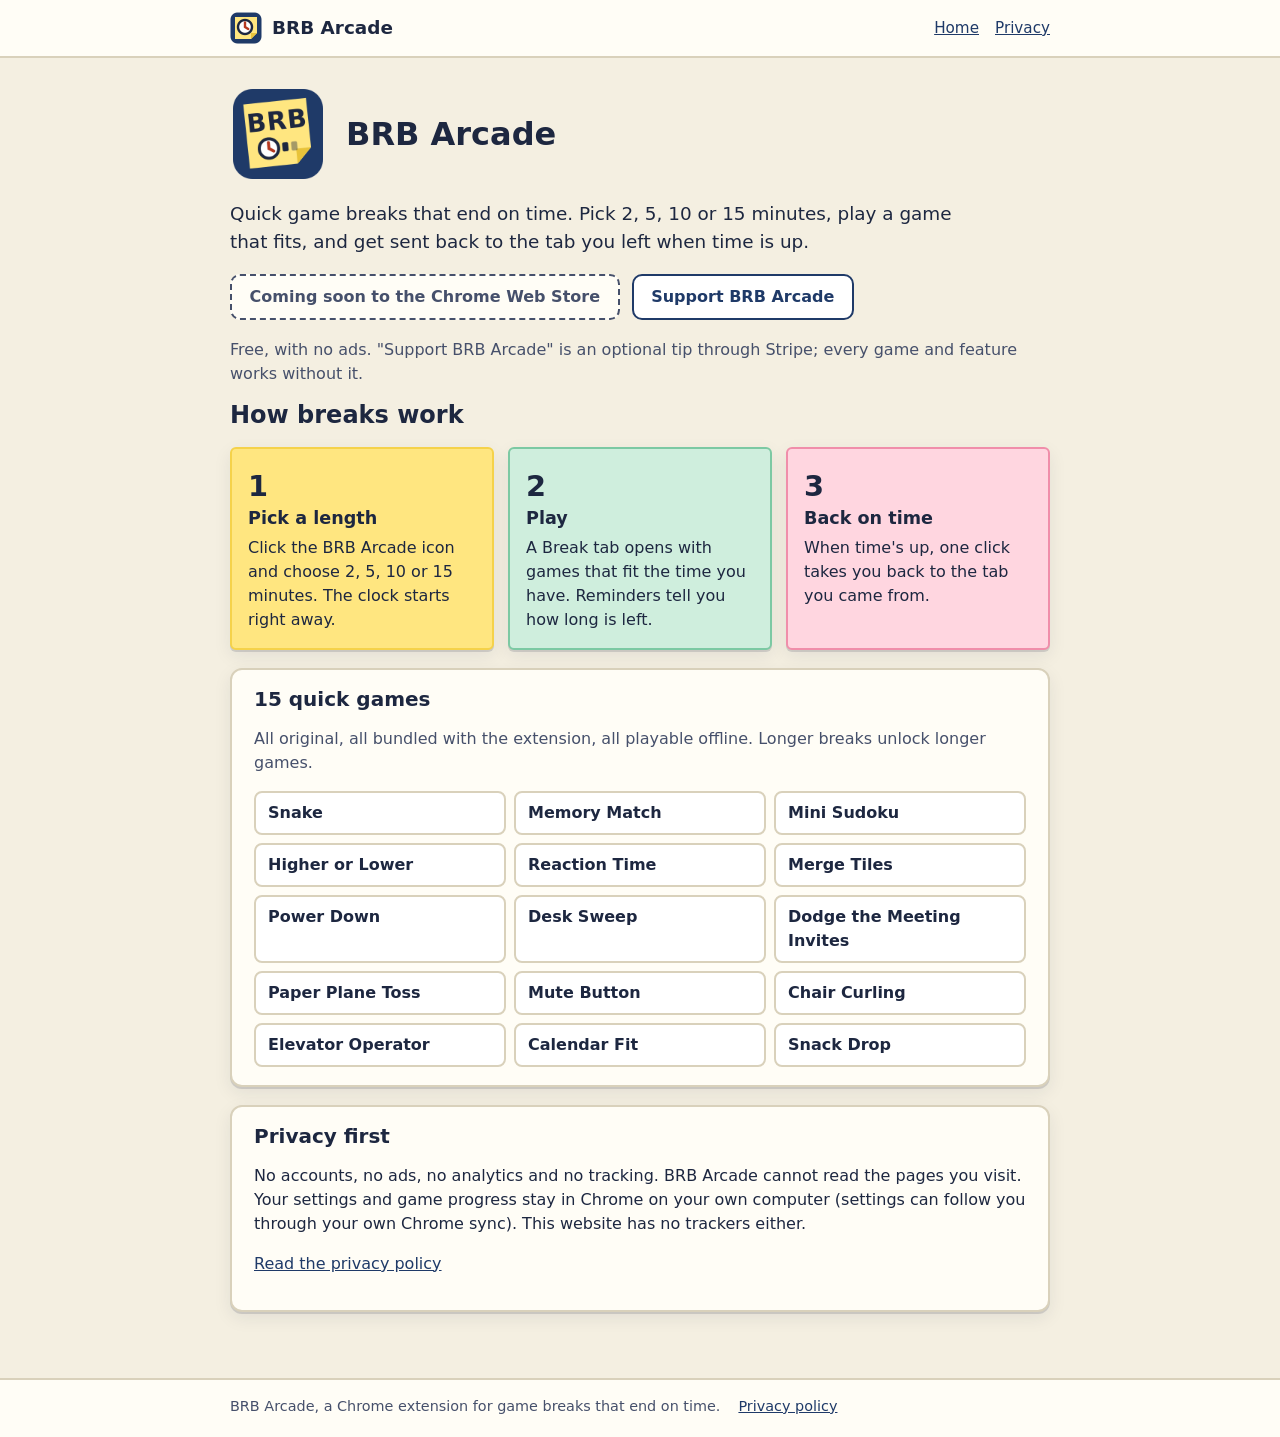
<file: index.html>
<!doctype html>
<html lang="en">
<head>
  <meta charset="utf-8">
  <meta name="viewport" content="width=device-width, initial-scale=1">
  <title>BRB Arcade: game breaks that end on time</title>
  <meta name="description" content="BRB Arcade is a Chrome extension for short game breaks. Pick 2, 5, 10 or 15 minutes, play, and get sent back to work on time.">
  <meta name="referrer" content="no-referrer">
  <link rel="icon" href="favicon.svg" type="image/svg+xml">
  <link rel="icon" href="favicon.png" type="image/png" sizes="32x32">
  <link rel="canonical" href="https://sutha-p.github.io/brb-arcade/">
  <link rel="stylesheet" href="style.css">
</head>
<body>
  <a class="skip" href="#main">Skip to content</a>
  <header class="site-head">
    <div class="wrap">
      <a class="brand" href="https://sutha-p.github.io/brb-arcade/"><img src="favicon.png" alt="" width="32" height="32">BRB Arcade</a>
      <nav class="site-nav" aria-label="Site">
        <a href="https://sutha-p.github.io/brb-arcade/">Home</a>
        <a href="https://sutha-p.github.io/brb-arcade/privacy.html">Privacy</a>
      </nav>
    </div>
  </header>
  <main id="main" class="wrap page">
    <section class="hero">
      <img src="icon128.png" alt="" width="96" height="96">
      <h1>BRB Arcade</h1>
    </section>
    <p class="lead">Quick game breaks that end on time. Pick 2, 5, 10 or 15 minutes, play a game that fits, and get sent back to the tab you left when time is up.</p>
    <div class="actions">
      <!-- TODO(Sutha): when the listing is live, change the next line to an a tag: class="btn btn-primary", href set to the listing URL, id="store-link", text "Add to Chrome". -->
      <span class="btn btn-primary btn-soon" id="store-link">Coming soon to the Chrome Web Store</span>
      <!-- Tip link: keep in step with DONATION_URL in the extension's js/lib/config.js (and SITE_TIP_URL in scripts/validate.mjs). -->
      <a class="btn" href="https://buy.stripe.com/14AeVf0GwaIegbDbyee7m00" id="tip-link" target="_blank" rel="noopener noreferrer">Support BRB Arcade</a>
    </div>
    <p class="muted">Free, with no ads. "Support BRB Arcade" is an optional tip through Stripe; every game and feature works without it.</p>

    <h2>How breaks work</h2>
    <ol class="steps">
      <li><h3>Pick a length</h3><p>Click the BRB Arcade icon and choose 2, 5, 10 or 15 minutes. The clock starts right away.</p></li>
      <li><h3>Play</h3><p>A Break tab opens with games that fit the time you have. Reminders tell you how long is left.</p></li>
      <li><h3>Back on time</h3><p>When time's up, one click takes you back to the tab you came from.</p></li>
    </ol>

    <section class="sheet" aria-labelledby="h-games">
      <h2 id="h-games">15 quick games</h2>
      <p class="muted">All original, all bundled with the extension, all playable offline. Longer breaks unlock longer games.</p>
      <ul class="games">
        <li>Snake</li>
        <li>Memory Match</li>
        <li>Mini Sudoku</li>
        <li>Higher or Lower</li>
        <li>Reaction Time</li>
        <li>Merge Tiles</li>
        <li>Power Down</li>
        <li>Desk Sweep</li>
        <li>Dodge the Meeting Invites</li>
        <li>Paper Plane Toss</li>
        <li>Mute Button</li>
        <li>Chair Curling</li>
        <li>Elevator Operator</li>
        <li>Calendar Fit</li>
        <li>Snack Drop</li>
      </ul>
    </section>

    <section class="sheet" aria-labelledby="h-privacy">
      <h2 id="h-privacy">Privacy first</h2>
      <p>No accounts, no ads, no analytics and no tracking. BRB Arcade cannot read the pages you visit. Your settings and game progress stay in Chrome on your own computer (settings can follow you through your own Chrome sync). This website has no trackers either.</p>
      <p><a href="https://sutha-p.github.io/brb-arcade/privacy.html">Read the privacy policy</a></p>
    </section>
  </main>
  <footer class="site-foot">
    <div class="wrap">
      <span class="muted">BRB Arcade, a Chrome extension for game breaks that end on time.</span>
      <a href="https://sutha-p.github.io/brb-arcade/privacy.html">Privacy policy</a>
    </div>
  </footer>
</body>
</html>
</file>
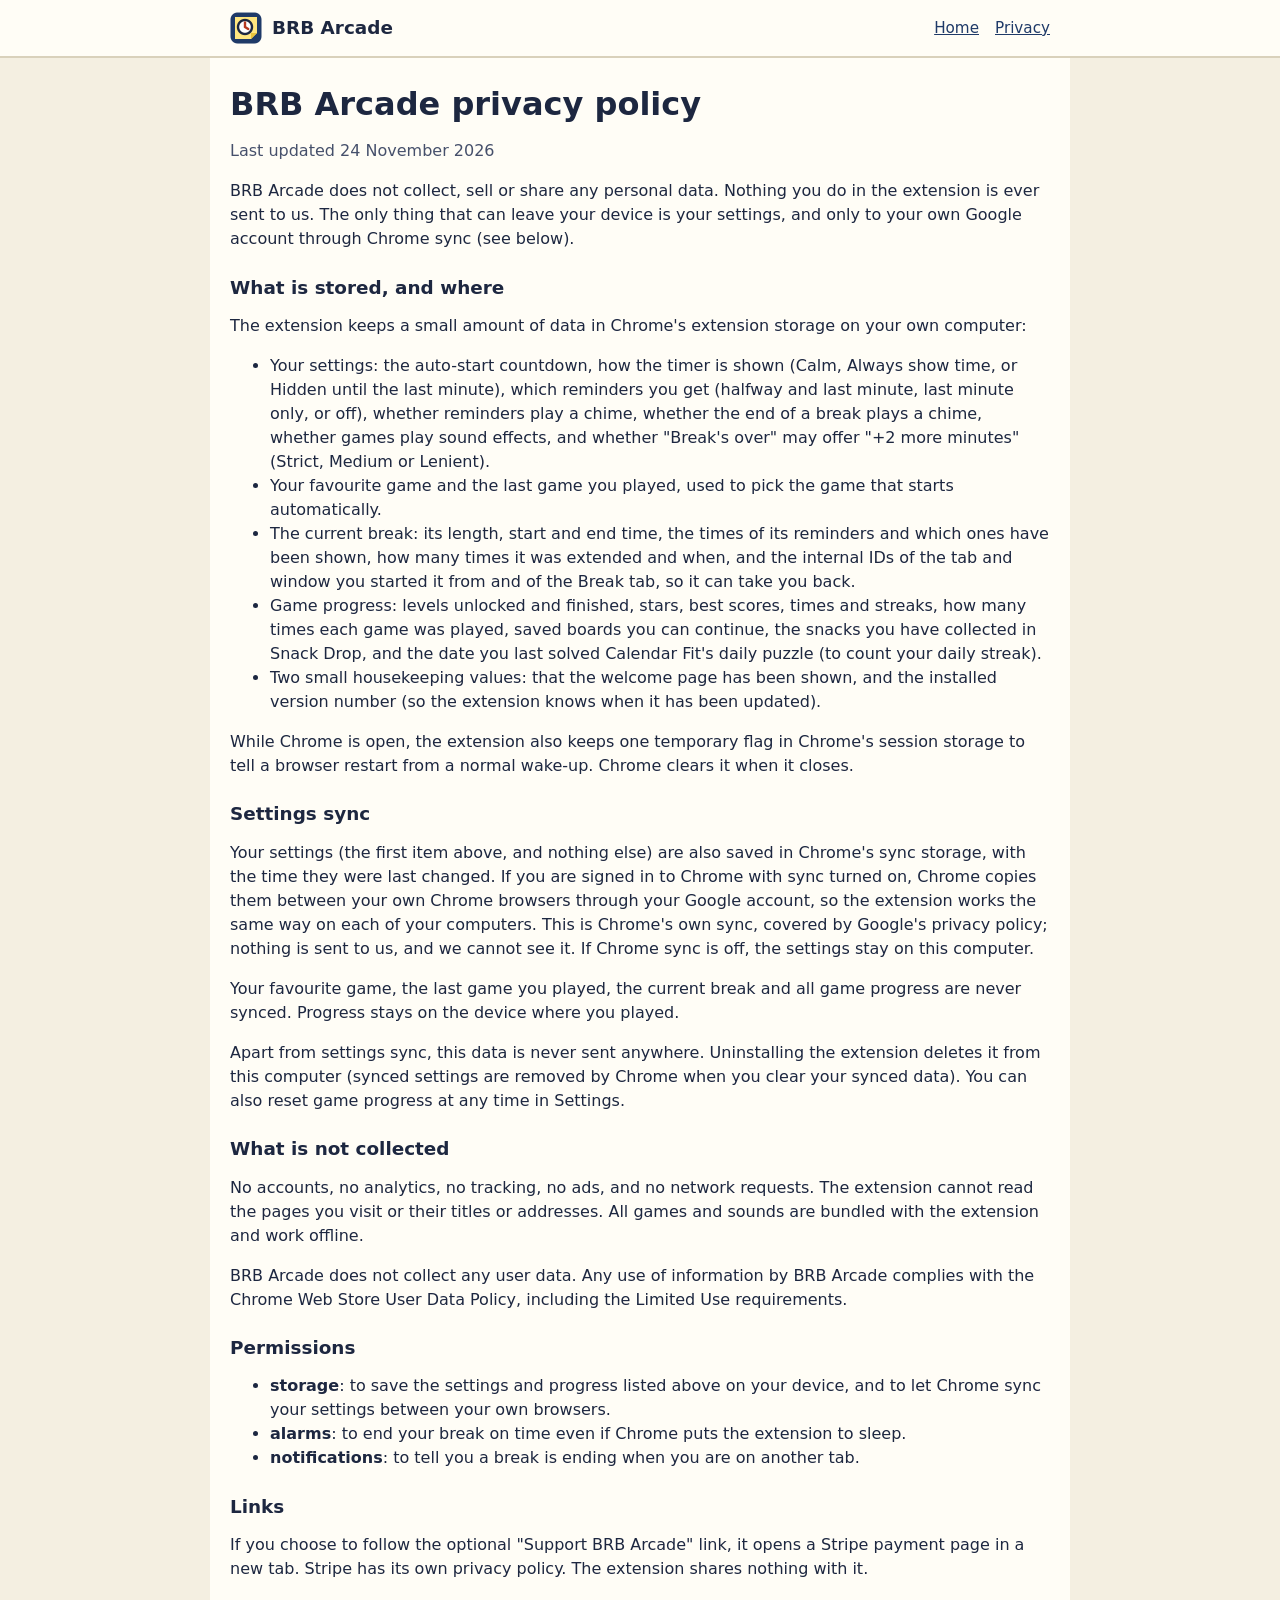
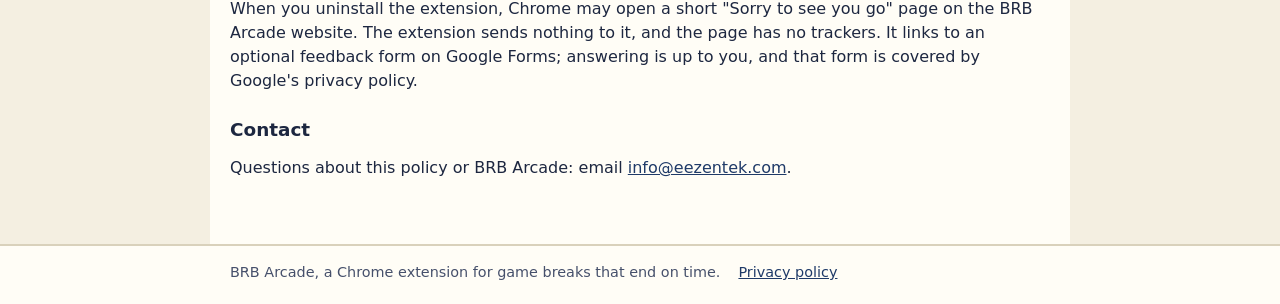
<file: privacy.html>
<!doctype html>
<html lang="en">
<head>
  <meta charset="utf-8">
  <meta name="viewport" content="width=device-width, initial-scale=1">
  <title>Privacy policy - BRB Arcade</title>
  <meta name="description" content="The BRB Arcade privacy policy. No data collected, no tracking.">
  <meta name="referrer" content="no-referrer">
  <link rel="icon" href="favicon.svg" type="image/svg+xml">
  <link rel="icon" href="favicon.png" type="image/png" sizes="32x32">
  <link rel="canonical" href="https://sutha-p.github.io/brb-arcade/privacy.html">
  <link rel="stylesheet" href="style.css">
</head>
<body>
  <a class="skip" href="#main">Skip to content</a>
  <header class="site-head">
    <div class="wrap">
      <a class="brand" href="https://sutha-p.github.io/brb-arcade/"><img src="favicon.png" alt="" width="32" height="32">BRB Arcade</a>
      <nav class="site-nav" aria-label="Site">
        <a href="https://sutha-p.github.io/brb-arcade/">Home</a>
        <a href="https://sutha-p.github.io/brb-arcade/privacy.html">Privacy</a>
      </nav>
    </div>
  </header>
  <!-- Keep the text inside <main> the same as extension/privacy.html (npm run validate checks it). -->
  <main id="main" class="page policy">
    <h1>BRB Arcade privacy policy</h1>
    <p class="muted">Last updated 24 November 2026</p>

    <p>BRB Arcade does not collect, sell or share any personal data. Nothing you do in the extension is ever sent to us. The only thing that can leave your device is your settings, and only to your own Google account through Chrome sync (see below).</p>

    <h2>What is stored, and where</h2>
    <p>The extension keeps a small amount of data in Chrome's extension storage on your own computer:</p>
    <ul>
      <li>Your settings: the auto-start countdown, how the timer is shown (Calm, Always show time, or Hidden until the last minute), which reminders you get (halfway and last minute, last minute only, or off), whether reminders play a chime, whether the end of a break plays a chime, whether games play sound effects, and whether "Break's over" may offer "+2 more minutes" (Strict, Medium or Lenient).</li>
      <li>Your favourite game and the last game you played, used to pick the game that starts automatically.</li>
      <li>The current break: its length, start and end time, the times of its reminders and which ones have been shown, how many times it was extended and when, and the internal IDs of the tab and window you started it from and of the Break tab, so it can take you back.</li>
      <li>Game progress: levels unlocked and finished, stars, best scores, times and streaks, how many times each game was played, saved boards you can continue, the snacks you have collected in Snack Drop, and the date you last solved Calendar Fit's daily puzzle (to count your daily streak).</li>
      <li>Two small housekeeping values: that the welcome page has been shown, and the installed version number (so the extension knows when it has been updated).</li>
    </ul>
    <p>While Chrome is open, the extension also keeps one temporary flag in Chrome's session storage to tell a browser restart from a normal wake-up. Chrome clears it when it closes.</p>
    <h2>Settings sync</h2>
    <p>Your settings (the first item above, and nothing else) are also saved in Chrome's sync storage, with the time they were last changed. If you are signed in to Chrome with sync turned on, Chrome copies them between your own Chrome browsers through your Google account, so the extension works the same way on each of your computers. This is Chrome's own sync, covered by Google's privacy policy; nothing is sent to us, and we cannot see it. If Chrome sync is off, the settings stay on this computer.</p>
    <p>Your favourite game, the last game you played, the current break and all game progress are never synced. Progress stays on the device where you played.</p>

    <p>Apart from settings sync, this data is never sent anywhere. Uninstalling the extension deletes it from this computer (synced settings are removed by Chrome when you clear your synced data). You can also reset game progress at any time in Settings.</p>

    <h2>What is not collected</h2>
    <p>No accounts, no analytics, no tracking, no ads, and no network requests. The extension cannot read the pages you visit or their titles or addresses. All games and sounds are bundled with the extension and work offline.</p>
    <p>BRB Arcade does not collect any user data. Any use of information by BRB Arcade complies with the Chrome Web Store User Data Policy, including the Limited Use requirements.</p>

    <h2>Permissions</h2>
    <ul>
      <li><strong>storage</strong>: to save the settings and progress listed above on your device, and to let Chrome sync your settings between your own browsers.</li>
      <li><strong>alarms</strong>: to end your break on time even if Chrome puts the extension to sleep.</li>
      <li><strong>notifications</strong>: to tell you a break is ending when you are on another tab.</li>
    </ul>

    <h2>Links</h2>
    <p>If you choose to follow the optional "Support BRB Arcade" link, it opens a Stripe payment page in a new tab. Stripe has its own privacy policy. The extension shares nothing with it.</p>
    <p>When you uninstall the extension, Chrome may open a short "Sorry to see you go" page on the BRB Arcade website. The extension sends nothing to it, and the page has no trackers. It links to an optional feedback form on Google Forms; answering is up to you, and that form is covered by Google's privacy policy.</p>

    <h2>Contact</h2>
    <p>Questions about this policy or BRB Arcade: email <a href="mailto:info@eezentek.com">info@eezentek.com</a>.</p>
  </main>
  <footer class="site-foot">
    <div class="wrap">
      <span class="muted">BRB Arcade, a Chrome extension for game breaks that end on time.</span>
      <a href="https://sutha-p.github.io/brb-arcade/privacy.html">Privacy policy</a>
    </div>
  </footer>
</body>
</html>
</file>
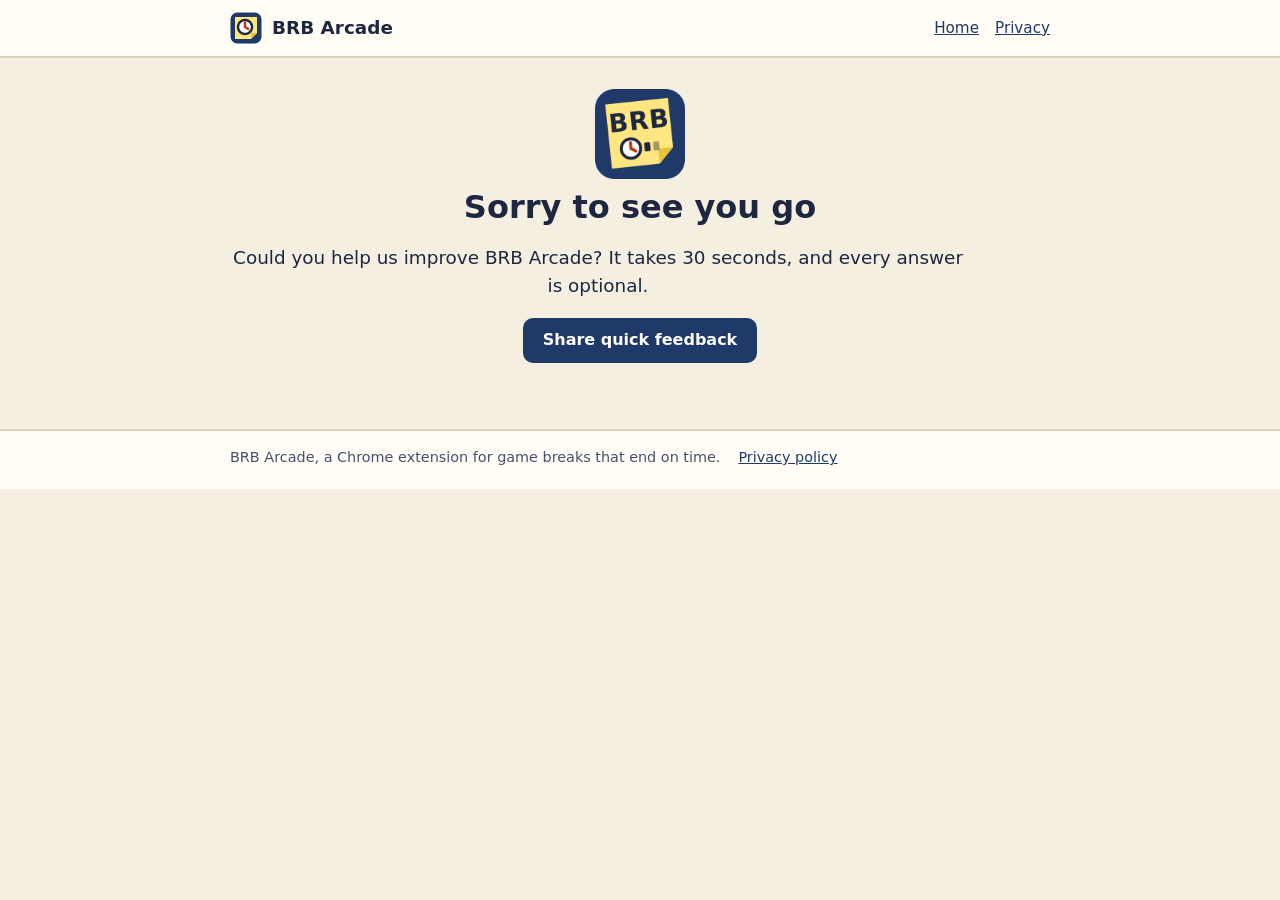
<file: uninstall.html>
<!doctype html>
<html lang="en">
<head>
  <meta charset="utf-8">
  <meta name="viewport" content="width=device-width, initial-scale=1">
  <title>Sorry to see you go - BRB Arcade</title>
  <meta name="description" content="BRB Arcade has been removed. Tell us how to make it better.">
  <meta name="referrer" content="no-referrer">
  <link rel="icon" href="favicon.svg" type="image/svg+xml">
  <link rel="icon" href="favicon.png" type="image/png" sizes="32x32">
  <link rel="canonical" href="https://sutha-p.github.io/brb-arcade/uninstall.html">
  <link rel="stylesheet" href="style.css">
</head>
<body>
  <a class="skip" href="#main">Skip to content</a>
  <header class="site-head">
    <div class="wrap">
      <a class="brand" href="https://sutha-p.github.io/brb-arcade/"><img src="favicon.png" alt="" width="32" height="32">BRB Arcade</a>
      <nav class="site-nav" aria-label="Site">
        <a href="https://sutha-p.github.io/brb-arcade/">Home</a>
        <a href="https://sutha-p.github.io/brb-arcade/privacy.html">Privacy</a>
      </nav>
    </div>
  </header>
  <main id="main" class="wrap page center">
    <img src="icon128.png" alt="" width="96" height="96">
    <h1>Sorry to see you go</h1>
    <p class="lead">Could you help us improve BRB Arcade? It takes 30 seconds, and every answer is optional.</p>
    <div class="actions">
      <a class="btn btn-primary" href="https://docs.google.com/forms/d/e/1FAIpQLScq9IRiRkYNiGi22VXptUGlHvlJJBYKwwfl7S70H8oYp-7RtQ/viewform" id="feedback-link" target="_blank" rel="noopener noreferrer">Share quick feedback</a>
    </div>
    <!-- TODO(Sutha): when the listing is live, on the next line replace # with the Chrome Web Store listing URL and delete hidden. -->
    <p class="muted small" id="reinstall-line" hidden>Changed your mind? You can <a href="#" id="reinstall-link">reinstall BRB Arcade from the Chrome Web Store</a>.</p>
  </main>
  <footer class="site-foot">
    <div class="wrap">
      <span class="muted">BRB Arcade, a Chrome extension for game breaks that end on time.</span>
      <a href="https://sutha-p.github.io/brb-arcade/privacy.html">Privacy policy</a>
    </div>
  </footer>
</body>
</html>
</file>
<file: style.css>
/* BRB Arcade site: same paper, sticky notes and navy ink as the extension.
   System fonts only, no external resources. Text colour pairs are 4.5:1 or more. */
:root {
  --paper: #fffdf6;
  --paper-2: #f4efe1;
  --ink: #1d2740;
  --ink-soft: #46506b;
  --navy: #1f3a68;
  --navy-dark: #152a4d;
  --sticky: #ffe680;
  --sticky-dark: #f5d24a;
  --mint: #cfeedd;
  --pink: #ffd6e0;
  --sky: #d5e8ff;
  --line: #d9d1bb;
  --focus: #0b57d0;
  --radius: 12px;
  --shadow: 0 2px 0 rgba(29, 39, 64, 0.15), 0 6px 18px rgba(29, 39, 64, 0.08);
  font-family: system-ui, -apple-system, "Segoe UI", Roboto, Ubuntu, sans-serif;
  color: var(--ink);
  background: var(--paper-2);
}
* { box-sizing: border-box; }
body { margin: 0; line-height: 1.5; }
h1, h2, h3 { line-height: 1.15; margin: 0 0 0.4em; }
a { color: var(--navy); }
a:hover { color: var(--navy-dark); }
:focus-visible { outline: 3px solid var(--focus); outline-offset: 2px; }
.skip { position: absolute; left: -999px; top: 8px; background: #fff; padding: 8px 12px; }
.skip:focus { left: 8px; }

.site-head { background: var(--paper); border-bottom: 2px solid var(--line); }
.site-head .wrap { display: flex; align-items: center; justify-content: space-between; gap: 12px; flex-wrap: wrap; padding-top: 12px; padding-bottom: 12px; }
.brand { display: flex; align-items: center; gap: 10px; font-weight: 800; font-size: 1.15rem; color: var(--ink); text-decoration: none; }
.site-nav { display: flex; gap: 16px; flex-wrap: wrap; font-size: 0.95rem; }

.wrap { max-width: 860px; margin: 0 auto; padding-left: 20px; padding-right: 20px; }
.page { padding-top: 28px; padding-bottom: 48px; }
.hero { display: flex; align-items: center; gap: 20px; flex-wrap: wrap; margin-bottom: 8px; }
.hero h1 { font-size: 2rem; margin: 0; }
.lead { font-size: 1.15rem; max-width: 40em; }
.muted { color: var(--ink-soft); }
.small { font-size: 0.9rem; }

.btn {
  display: inline-block; font: inherit; font-weight: 700; text-decoration: none;
  border-radius: 10px; border: 2px solid var(--navy); background: #fff; color: var(--navy);
  padding: 0.6em 1.1em; min-height: 44px; line-height: 1.4;
}
.btn:hover { background: var(--sky); }
.btn-primary { background: var(--navy); color: #fff; }
.btn-primary:hover { background: var(--navy-dark); color: #fff; }
.btn-soon, .btn-soon:hover { background: var(--paper); color: var(--ink-soft); border-style: dashed; border-color: var(--ink-soft); cursor: default; }
[hidden] { display: none !important; }
.actions { display: flex; gap: 12px; flex-wrap: wrap; margin: 18px 0; }

.sheet { background: var(--paper); border: 2px solid var(--line); border-radius: var(--radius); padding: 18px 22px; margin: 18px 0; box-shadow: var(--shadow); }
.sheet h2 { font-size: 1.25rem; }

.steps { list-style: none; padding: 0; margin: 18px 0; display: grid; grid-template-columns: repeat(auto-fit, minmax(190px, 1fr)); gap: 14px; counter-reset: s; }
.steps li { background: var(--sticky); border: 2px solid var(--sticky-dark); border-radius: 6px; padding: 16px; box-shadow: var(--shadow); counter-increment: s; }
.steps li:nth-child(2) { background: var(--mint); border-color: #7cc9a3; }
.steps li:nth-child(3) { background: var(--pink); border-color: #f08eaa; }
.steps li::before { content: counter(s); display: block; font-size: 1.8rem; font-weight: 900; }
.steps h3 { font-size: 1.1rem; }
.steps p { margin: 0; }

.games { list-style: none; padding: 0; margin: 12px 0 0; display: grid; grid-template-columns: repeat(auto-fill, minmax(190px, 1fr)); gap: 8px; }
.games li { background: #fff; border: 2px solid var(--line); border-radius: 8px; padding: 8px 12px; font-weight: 600; }

main.policy { max-width: 860px; margin: 0 auto; padding-left: 20px; padding-right: 20px; background: var(--paper); }
.policy h2 { margin-top: 1.4em; font-size: 1.15rem; }
.center { text-align: center; }
.center .actions { justify-content: center; }

.site-foot { border-top: 2px solid var(--line); background: var(--paper); font-size: 0.9rem; }
.site-foot .wrap { display: flex; gap: 18px; flex-wrap: wrap; padding-top: 16px; padding-bottom: 20px; }

@media (max-width: 400px) {
  .wrap { padding-left: 12px; padding-right: 12px; }
  .hero h1 { font-size: 1.6rem; }
  .sheet { padding: 14px; }
}
</file>
